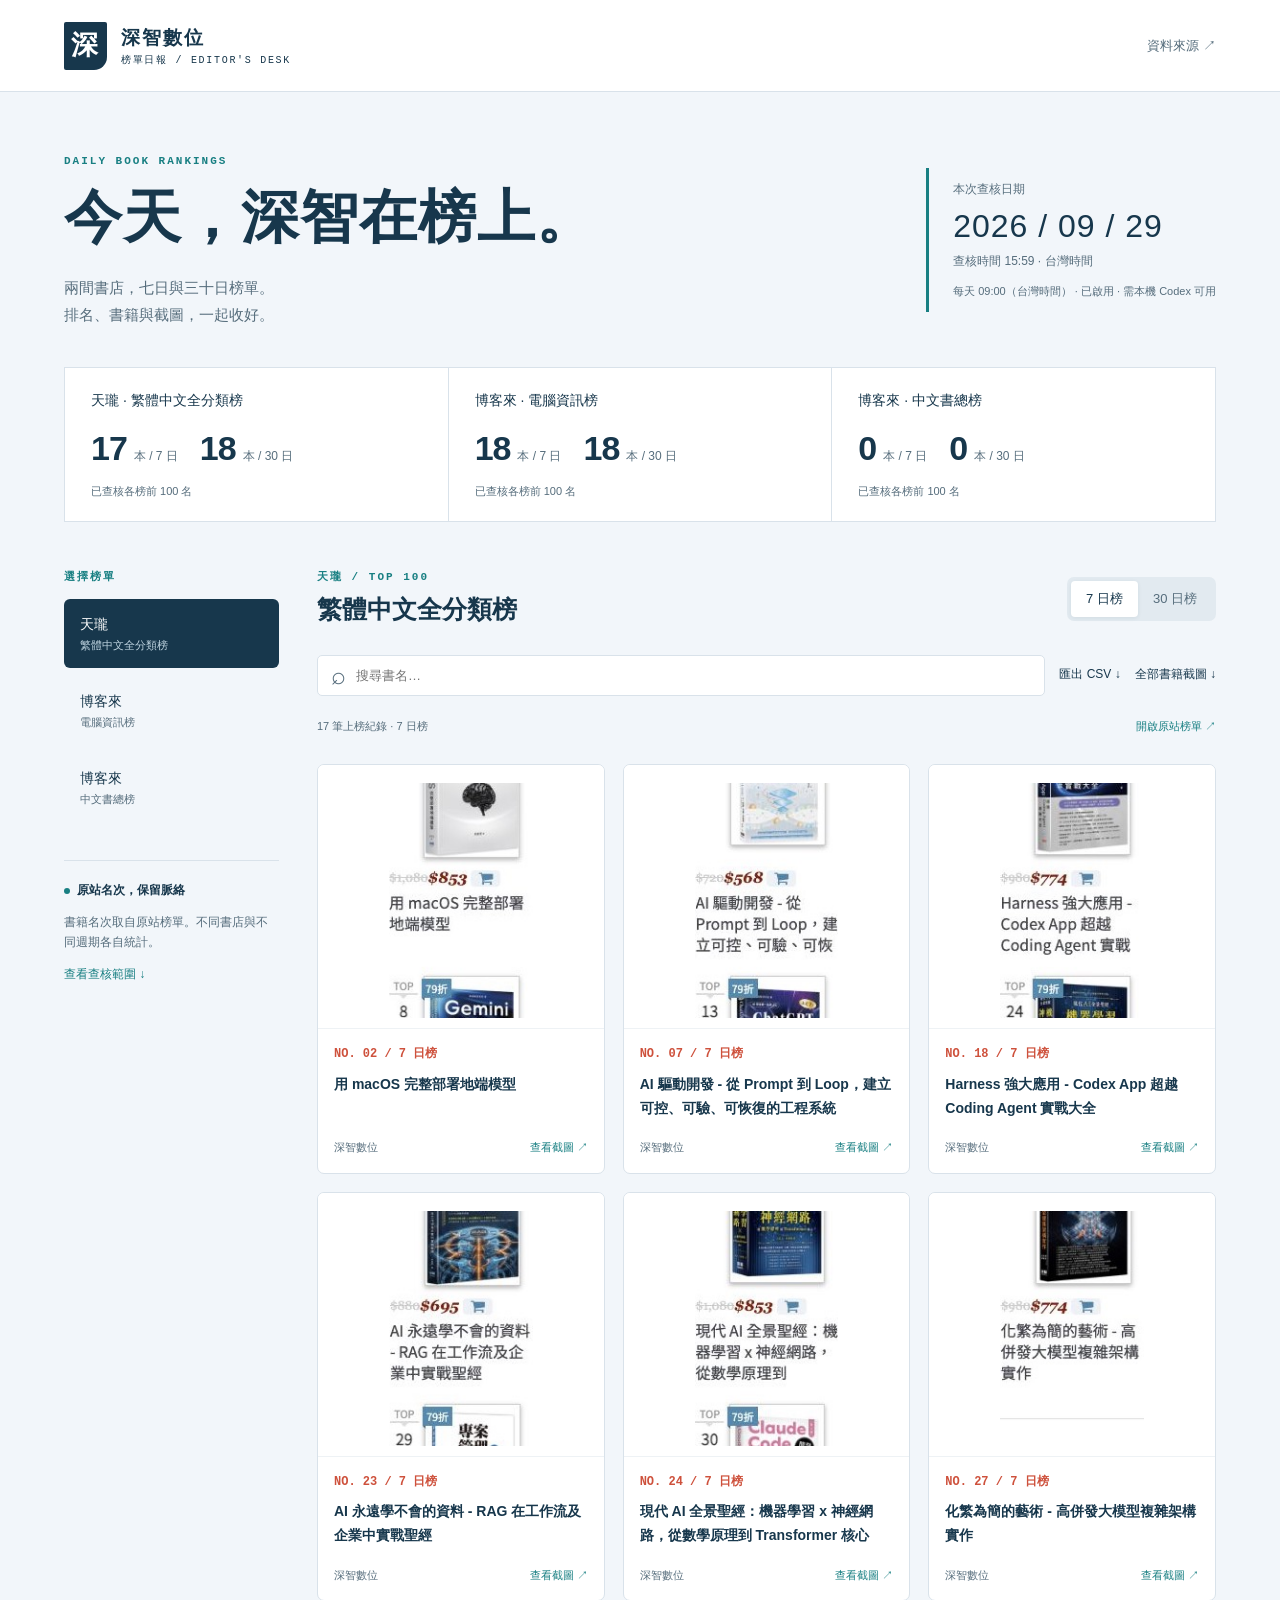
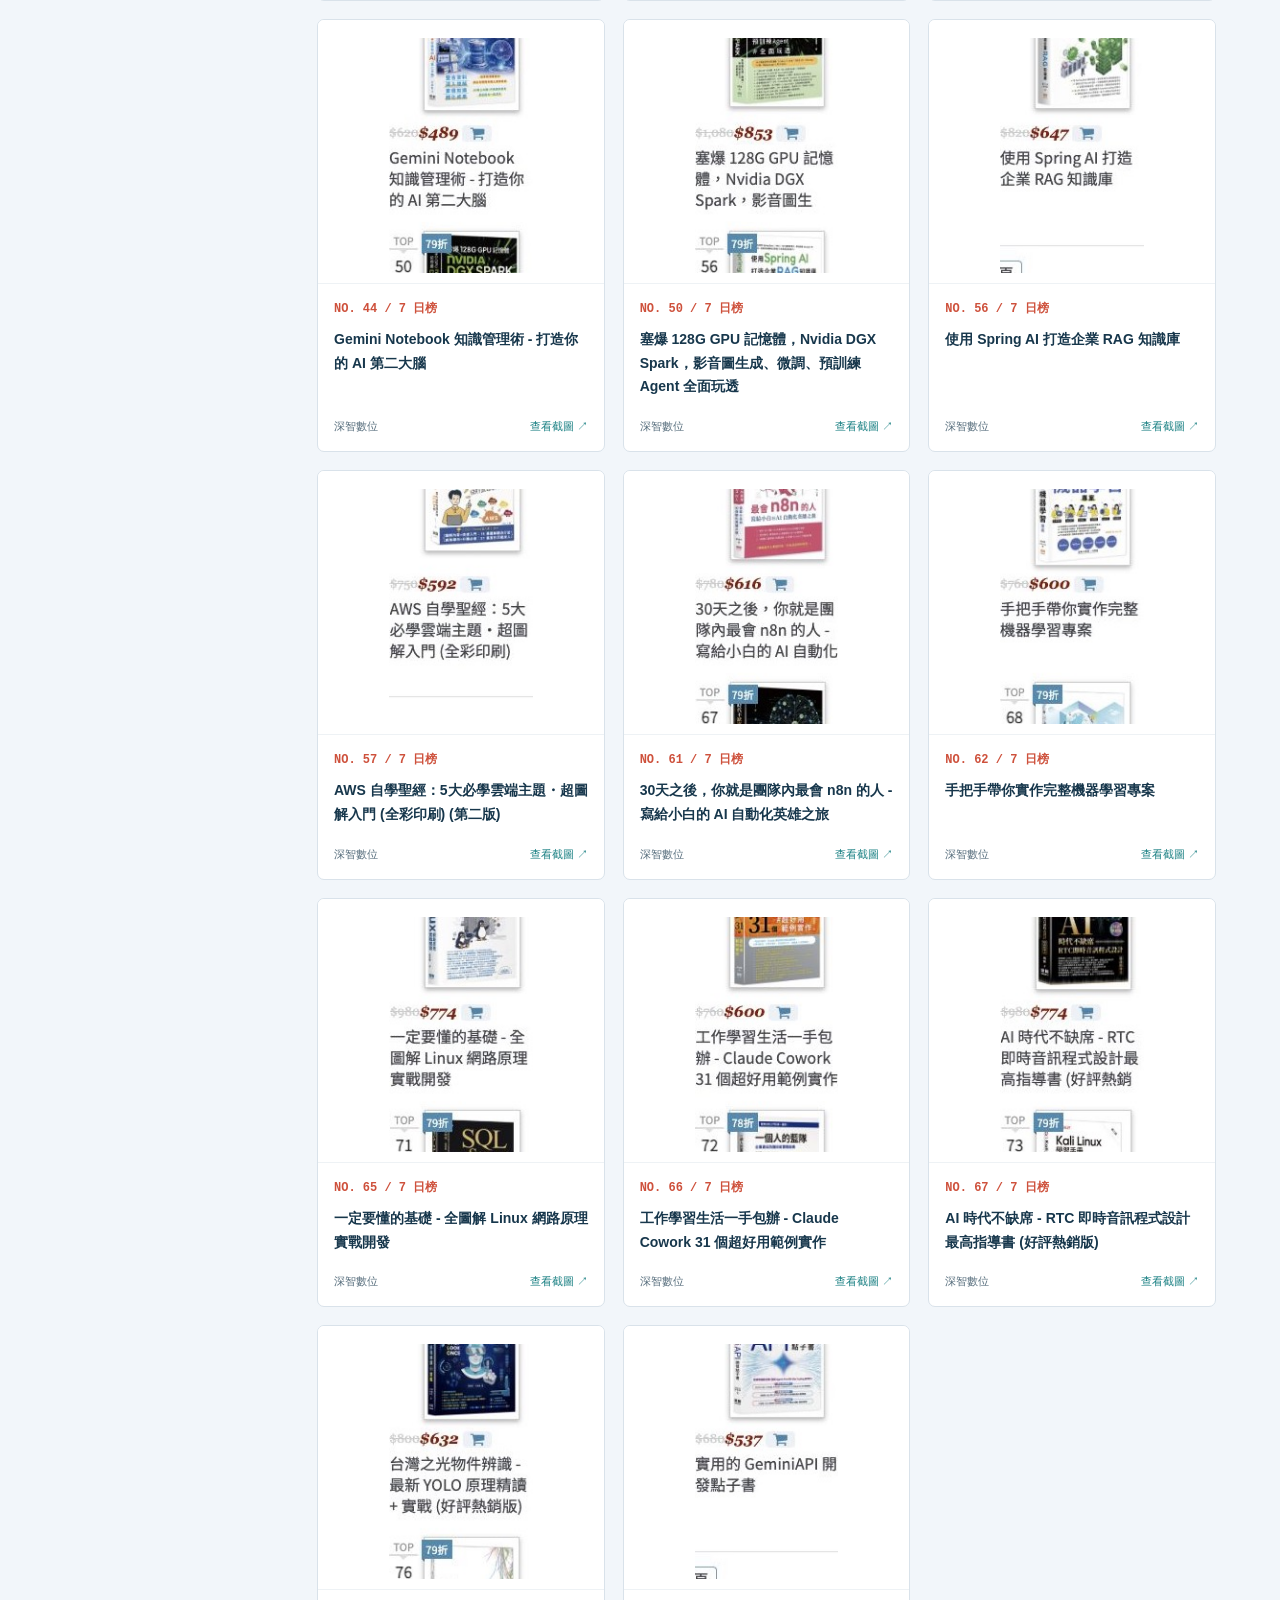
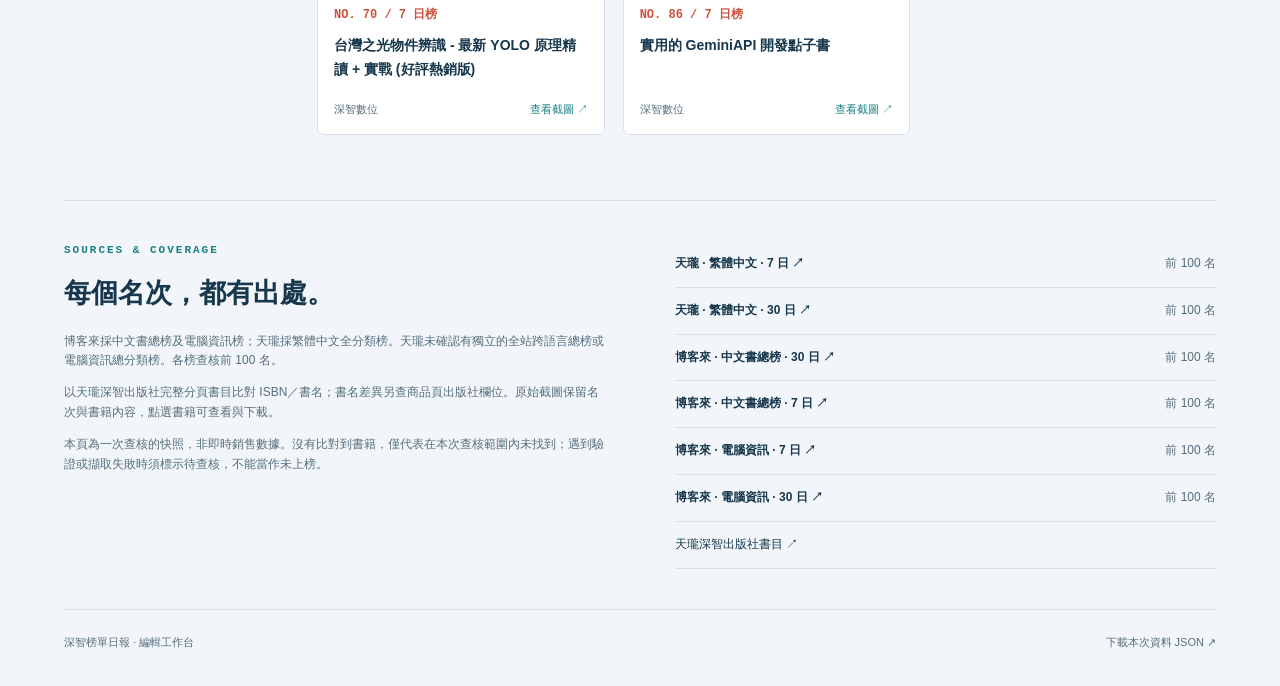
<file: outputs/index.html>
<!doctype html>
<html lang="zh-Hant"><head><meta charset="utf-8"><meta name="viewport" content="width=device-width,initial-scale=1"><meta name="description" content="深智數位出版社每日榜單：天瓏、博客來七日與三十日排名，附原始書籍截圖。"><title>深智榜單日報｜編輯工作台</title><link rel="icon" href="favicon.svg" type="image/svg+xml"><link rel="stylesheet" href="style.css"><script src="data.js" defer></script><script src="app.js" defer></script></head>
<body><header class="top"><a class="brand" href="./"><span class="mark">深</span><span>深智數位<span class="subbrand">榜單日報 / EDITOR'S DESK</span></span></a><a class="archive" href="#sources">資料來源 ↗</a></header>
<main><section class="intro"><div><p class="eyebrow">DAILY BOOK RANKINGS</p><h1>今天，深智在榜上。</h1><p class="lede">兩間書店，七日與三十日榜單。<br>排名、書籍與截圖，一起收好。</p></div><div class="dateblock"><span>本次查核日期</span><strong id="date"></strong><p id="time"></p><span id="schedule"></span></div></section>
<section class="overview" aria-label="榜單摘要" id="overview"></section>
<div class="workspace"><aside><p class="eyebrow">選擇榜單</p><div id="board-tabs" role="group" aria-label="書店與榜單"></div><div class="scopebox"><span class="dot"></span><strong>原站名次，保留脈絡</strong><p>書籍名次取自原站榜單。不同書店與不同週期各自統計。</p><a href="#sources">查看查核範圍 ↓</a></div></aside>
<section class="results" aria-labelledby="result-title"><div class="result-head"><div><p class="eyebrow" id="source-label"></p><h2 id="result-title"></h2></div><div class="period" role="group" aria-label="榜單週期"><button type="button" data-period="7" aria-pressed="true">7 日榜</button><button type="button" data-period="30" aria-pressed="false">30 日榜</button></div></div>
<div class="toolbar"><label class="search"><span aria-hidden="true">⌕</span><input id="search" type="search" placeholder="搜尋書名…" aria-label="搜尋書名"></label><button id="csv" type="button">匯出 CSV ↓</button><a href="screenshots.zip" download>全部書籍截圖 ↓</a></div><div class="result-meta"><p id="result-count" role="status" aria-live="polite"></p><a id="source-link" target="_blank" rel="noopener">開啟原站榜單 ↗</a></div><div id="cards" class="cards"></div></section></div>
<section id="sources" class="sources"><div><p class="eyebrow">SOURCES & COVERAGE</p><h2>每個名次，都有出處。</h2><p id="scope-note"></p><p>以天瓏深智出版社完整分頁書目比對 ISBN／書名；書名差異另查商品頁出版社欄位。原始截圖保留名次與書籍內容，點選書籍可查看與下載。</p><p>本頁為一次查核的快照，非即時銷售數據。沒有比對到書籍，僅代表在本次查核範圍內未找到；遇到驗證或擷取失敗時須標示待查核，不能當作未上榜。</p></div><div id="source-list"></div></section>
<footer><span>深智榜單日報 · 編輯工作台</span><a href="data/2026-09-29.json" id="json" download>下載本次資料 JSON ↗</a></footer></main>
<dialog id="detail"><div class="dialog-head"><p id="dialog-label"></p><button type="button" id="close" aria-label="關閉截圖">✕</button></div><h2 id="dialog-title"></h2><div class="detailbody"><img id="detail-image" alt="原站書籍截圖"><div><p id="detail-meta"></p><p>此圖截取自查核當下的原站排行榜，包含名次、封面與書名。</p><a class="primary" id="download" download>下載此書截圖 ↓</a><a id="full-image" target="_blank" rel="noopener">查看完整榜單截圖 ↗</a><a id="product" target="_blank" rel="noopener">前往書籍頁 ↗</a></div></div></dialog>
</body></html>
</file>
<file: outputs/style.css>
:root{--ink:#17374c;--teal:#187f82;--paper:#f2f6fa;--white:#fff;--line:#d9e2ea;--muted:#566d7c;--coral:#ce513c}*{box-sizing:border-box}html{scroll-behavior:smooth}body{margin:0;background:var(--paper);color:var(--ink);font-family:"PingFang TC","Noto Sans TC",sans-serif;font-size:15px;line-height:1.65}a{color:inherit;text-decoration:none}button,input{font:inherit}button,a,input{touch-action:manipulation}button{cursor:pointer}button:focus-visible,a:focus-visible,input:focus-visible{outline:3px solid var(--teal);outline-offset:4px}.top{height:92px;padding:0 5%;display:flex;align-items:center;justify-content:space-between;border-bottom:1px solid var(--line);background:var(--white)}.brand{display:flex;gap:14px;align-items:center;font-size:19px;font-weight:650;letter-spacing:2px}.mark{display:grid;place-items:center;background:var(--ink);color:white;width:43px;height:48px;border-radius:2px 2px 13px 2px;font-family:"Songti TC",serif;font-size:27px}.subbrand{display:block;font-family:monospace;font-size:10px;letter-spacing:1.7px;font-weight:400}.archive{font-size:13px;color:var(--muted)}main{max-width:1440px;margin:auto;padding:0 5%}.intro{display:flex;justify-content:space-between;gap:32px;padding:60px 0 39px;align-items:center}.eyebrow{font-family:monospace;font-size:11px;font-weight:bold;letter-spacing:2px;color:var(--teal);margin:0 0 12px}h1{font-family:"Songti TC","Noto Serif TC",serif;font-size:clamp(32px,4.5vw,58px);line-height:1.25;margin:0 0 20px;letter-spacing:1px}.lede{color:var(--muted);margin:0;line-height:1.8}.dateblock{border-left:3px solid var(--teal);padding:12px 0 12px 24px;font-size:12px;color:var(--muted);min-width:240px}.dateblock strong{display:block;font-family:"Avenir Next",sans-serif;font-weight:500;font-size:32px;color:var(--ink);letter-spacing:1px}.dateblock p{margin:0 0 10px}.dateblock span:last-child{font-size:11px;max-width:265px;display:block}.overview{display:grid;grid-template-columns:repeat(3,1fr);gap:1px;background:var(--line);border:1px solid var(--line);margin:0 0 46px}.overview article{background:var(--white);padding:21px 26px}.overview .numbers{display:flex;gap:22px;align-items:baseline}.overview b{font-family:"Avenir Next",sans-serif;font-size:34px;font-weight:600;letter-spacing:-1px}.overview small{font-size:12px;color:var(--muted);margin-left:7px}.overview h3{font-size:14px;font-weight:500;margin:0 0 8px}.overview p{font-size:11px;color:var(--muted);margin:6px 0 0}.workspace{display:grid;grid-template-columns:215px minmax(0,1fr);gap:38px}aside{align-self:start;position:sticky;top:24px}#board-tabs{display:grid;gap:8px}.board-tab{border:1px solid transparent;background:transparent;color:var(--ink);text-align:left;padding:13px 15px;border-radius:6px;font-size:14px}.board-tab span{display:block;font-size:11px;color:var(--muted)}.board-tab[aria-pressed=true]{background:var(--ink);color:var(--white)}.board-tab[aria-pressed=true] span{color:#c0d5e1}.board-tab:hover{border-color:var(--line)}.scopebox{margin-top:38px;border-top:1px solid var(--line);padding-top:20px;font-size:12px;color:var(--muted)}.scopebox strong{font-size:12px;color:var(--ink)}.scopebox a{color:var(--teal)}.dot{display:inline-block;background:var(--teal);width:6px;height:6px;border-radius:50%;margin-right:7px}.result-head{display:flex;justify-content:space-between;align-items:center;gap:20px}.result-head h2{font-size:25px;margin:0;font-weight:600}.result-head .eyebrow{margin-bottom:2px}.period{display:flex;background:#e2eaf0;padding:4px;border-radius:7px;flex-shrink:0}.period button{background:transparent;border:0;color:var(--muted);padding:7px 15px;border-radius:4px;font-size:13px}.period button[aria-pressed=true]{background:white;color:var(--ink);box-shadow:0 1px 4px #17374c15}.toolbar{display:flex;align-items:center;gap:14px;margin-top:25px}.search{display:flex;align-items:center;flex:1;background:white;border:1px solid var(--line);border-radius:5px;padding:7px 13px;min-width:0}.search span{font-size:25px;line-height:1;color:var(--muted)}input{width:100%;border:0;background:transparent;outline:none;padding-left:10px;min-width:0;font-size:13px}.toolbar button,.toolbar>a{white-space:nowrap;font-size:12px;border:0;background:transparent;color:var(--ink);padding:8px 0}.toolbar button:hover,.toolbar>a:hover{text-decoration:underline}.result-meta{display:flex;justify-content:space-between;align-items:center;font-size:11px;color:var(--muted);margin:10px 0 18px}.result-meta a{color:var(--teal)}.cards{display:grid;grid-template-columns:repeat(3,minmax(0,1fr));gap:18px}.book{background:var(--white);border:1px solid var(--line);border-radius:7px;overflow:hidden;display:flex;flex-direction:column;min-width:0}.shot{display:block;position:relative;border:0;background:#fff;width:100%;padding:18px 20px 10px;border-bottom:1px solid #eef2f5;cursor:zoom-in}.shot img{height:235px;width:100%;object-fit:contain;display:block}.book-info{padding:16px;flex:1;display:flex;flex-direction:column}.book-info h3{font-size:14px;line-height:1.7;margin:8px 0 18px;font-weight:600;overflow-wrap:anywhere}.rank{color:var(--coral);font-family:monospace;font-size:12px;font-weight:bold}.book-bottom{margin-top:auto;display:flex;justify-content:space-between;align-items:center;font-size:11px;color:var(--muted)}.book-bottom button{background:transparent;border:0;font-size:11px;padding:0;color:var(--teal)}.empty{grid-column:1/-1;padding:65px 25px;border:1px dashed #b3c5d0;text-align:center;border-radius:8px}.empty h3{font-size:21px;margin:0 0 10px}.empty p{color:var(--muted);font-size:13px;margin:0}.sources{border-top:1px solid var(--line);margin-top:65px;padding:40px 0;display:grid;grid-template-columns:1fr 1fr;gap:70px}.sources h2{font-family:"Songti TC",serif;font-size:27px;margin:0 0 16px}.sources p:not(.eyebrow){font-size:12px;color:var(--muted)}.source-row{display:flex;justify-content:space-between;gap:15px;border-bottom:1px solid var(--line);padding:13px 0;font-size:12px}.source-row span{color:var(--muted)}footer{border-top:1px solid var(--line);padding:23px 0 35px;display:flex;justify-content:space-between;font-size:11px;color:var(--muted)}dialog{border:0;border-radius:10px;padding:25px;width:min(710px,92vw);max-height:90vh;overflow:auto;color:var(--ink);box-shadow:0 20px 100px #0004}dialog::backdrop{background:#102b3a99;backdrop-filter:blur(3px)}.dialog-head{display:flex;align-items:center;justify-content:space-between;font-size:12px;color:var(--teal)}.dialog-head p{margin:0}.dialog-head button{border:0;background:#eef2f5;border-radius:50%;width:32px;height:32px}dialog h2{font-size:19px;line-height:1.7;margin:16px 0 24px}.detailbody{display:grid;grid-template-columns:1fr 1fr;gap:28px}.detailbody>img{width:100%;height:420px;object-fit:contain;background:white}.detailbody p{font-size:13px;color:var(--muted)}.detailbody a{display:block;padding:11px 14px;font-size:12px;margin-top:10px;border:1px solid var(--line);border-radius:5px}.detailbody a.primary{background:var(--teal);color:white;border-color:var(--teal)}@media(min-width:1400px){.cards{grid-template-columns:repeat(4,minmax(0,1fr))}}@media(max-width:1000px){.workspace{grid-template-columns:170px 1fr;gap:22px}.cards{grid-template-columns:repeat(2,minmax(0,1fr))}.toolbar{flex-wrap:wrap}.search{flex-basis:100%}.sources{gap:30px}}@media(max-width:680px){.top{height:77px}.brand{font-size:16px}.subbrand{font-size:8px;letter-spacing:1px}.archive{font-size:11px}.intro{padding:34px 0;display:block}.dateblock{margin-top:24px;padding:0 0 0 16px}.dateblock strong{font-size:25px}.overview{margin-bottom:26px}.overview article{padding:13px 10px}.overview h3{font-size:12px;min-height:40px}.overview .numbers{gap:8px;display:block}.overview b{font-size:24px}.overview small{font-size:10px}.overview p{display:none}.workspace{display:block}aside{position:static}.scopebox{display:none}#board-tabs{display:flex;gap:5px;margin-bottom:24px}.board-tab{flex:1;padding:10px;font-size:13px;background:#e7eef3}.board-tab span{font-size:10px}.result-head h2{font-size:20px}.period button{padding:7px 11px}.cards{gap:12px}.shot{padding:12px 9px}.shot img{height:210px}.book-info{padding:12px}.book-info h3{font-size:12px}.sources{grid-template-columns:1fr;gap:15px;padding:30px 0;margin-top:40px}.detailbody{grid-template-columns:1fr}.detailbody>img{height:320px}footer{gap:16px;flex-wrap:wrap}}@media(prefers-reduced-motion:reduce){html{scroll-behavior:auto}}@media print{.top,.toolbar,aside,.period,dialog{display:none}.workspace{display:block}.cards{grid-template-columns:repeat(3,1fr)}.book{break-inside:avoid}.intro{padding-top:20px}.sources{break-before:page}body{background:white}}
</file>
